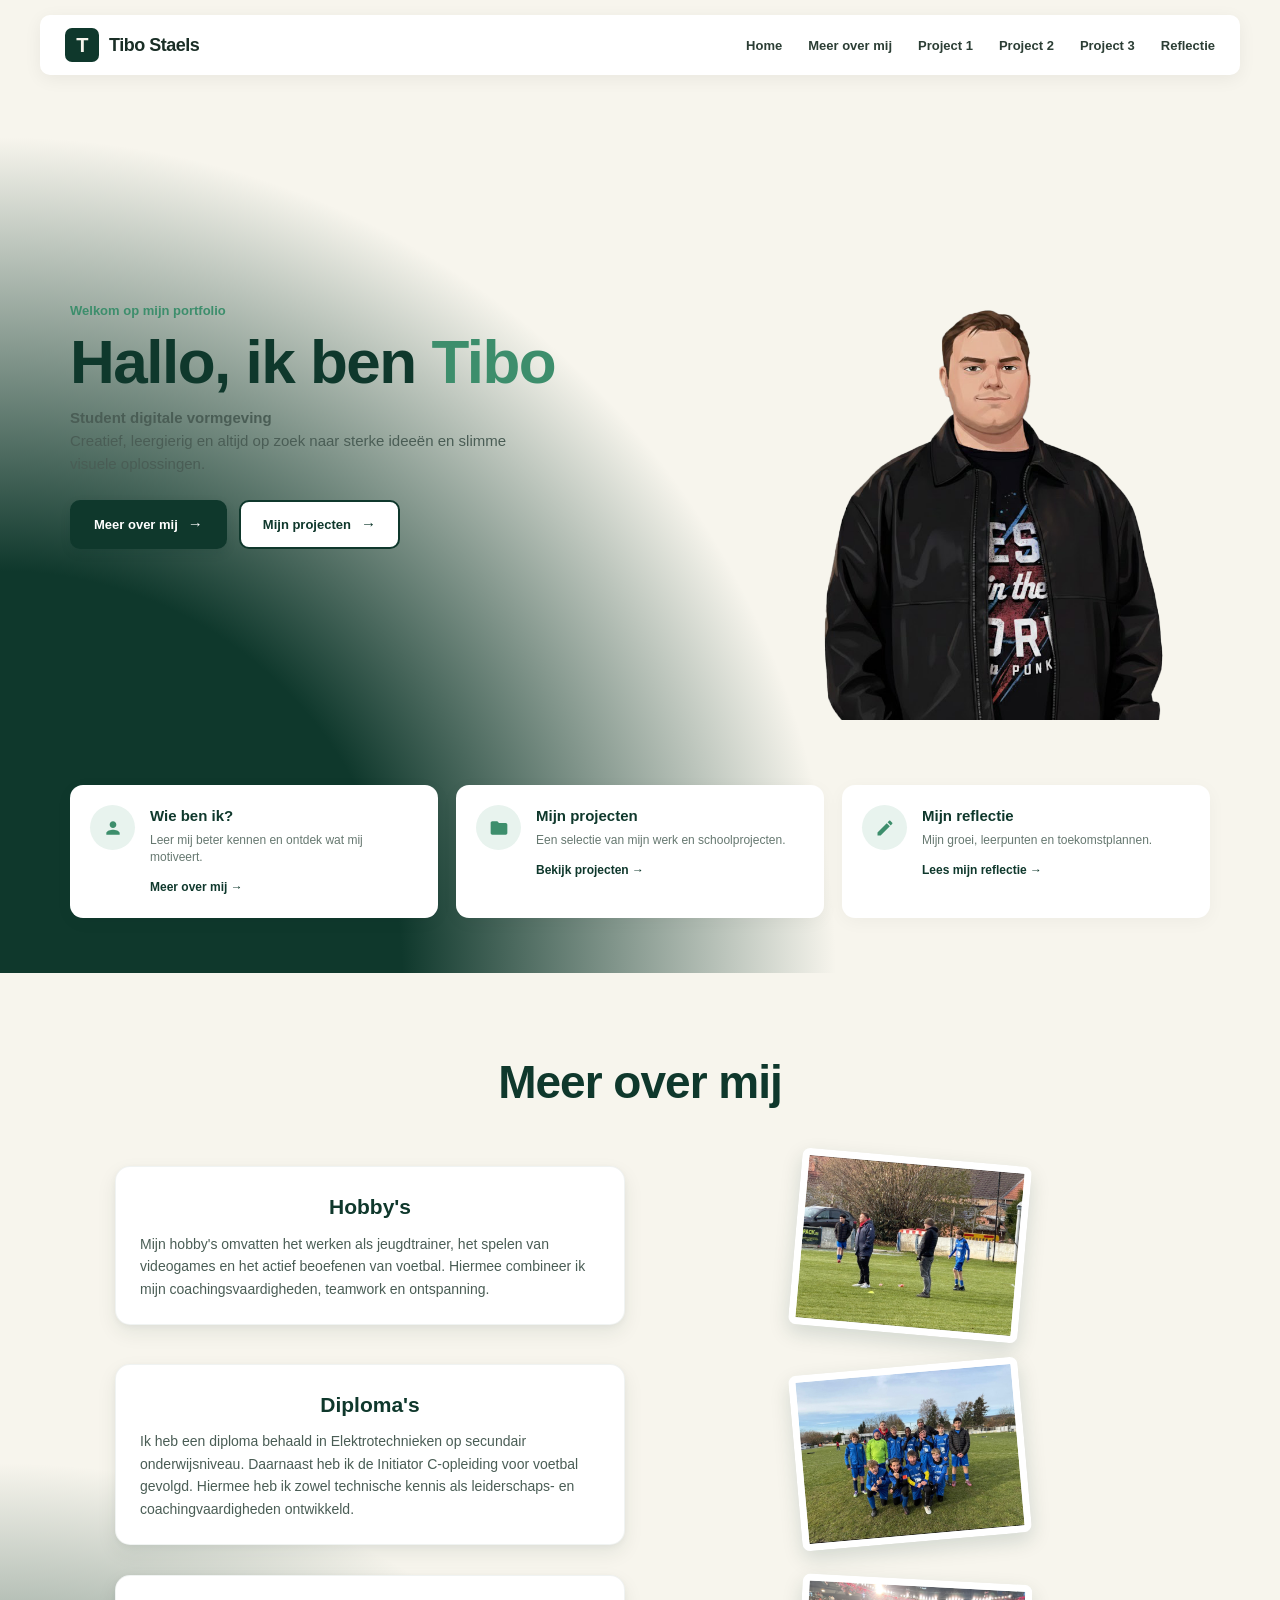
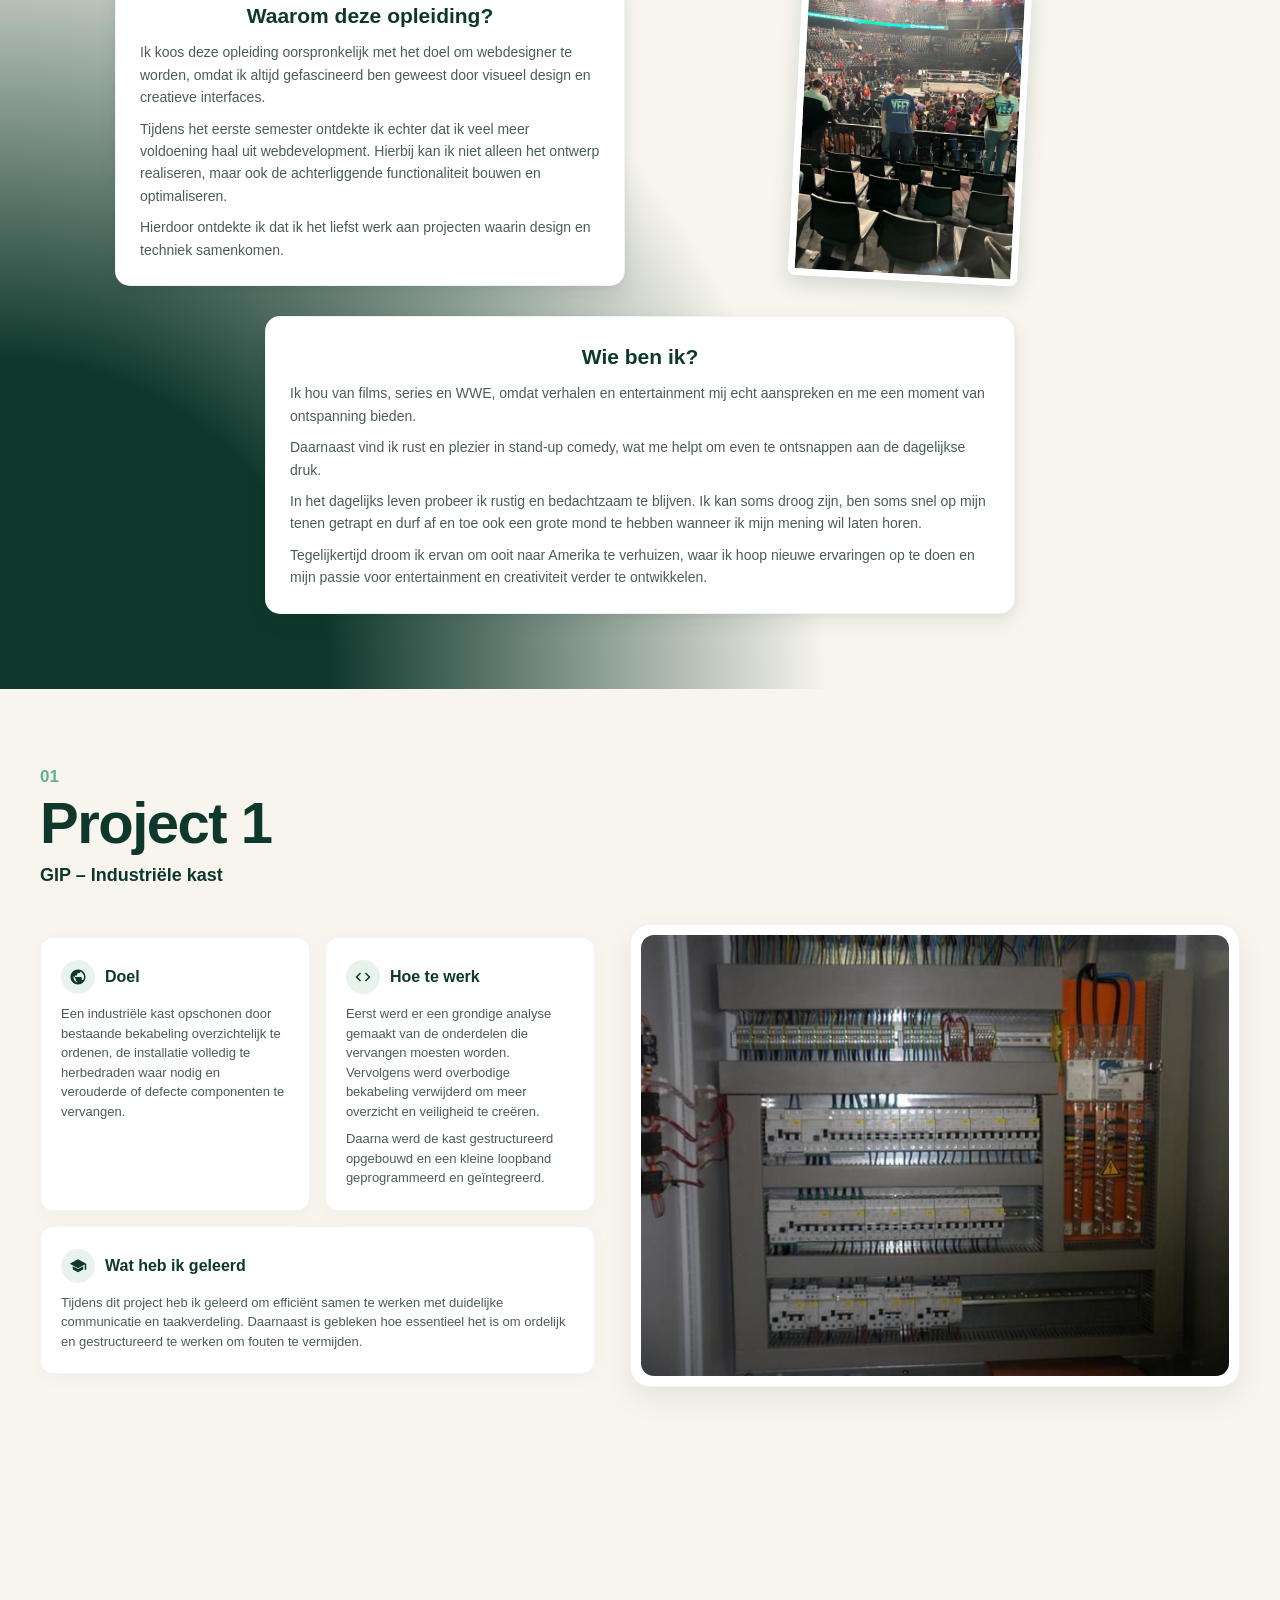
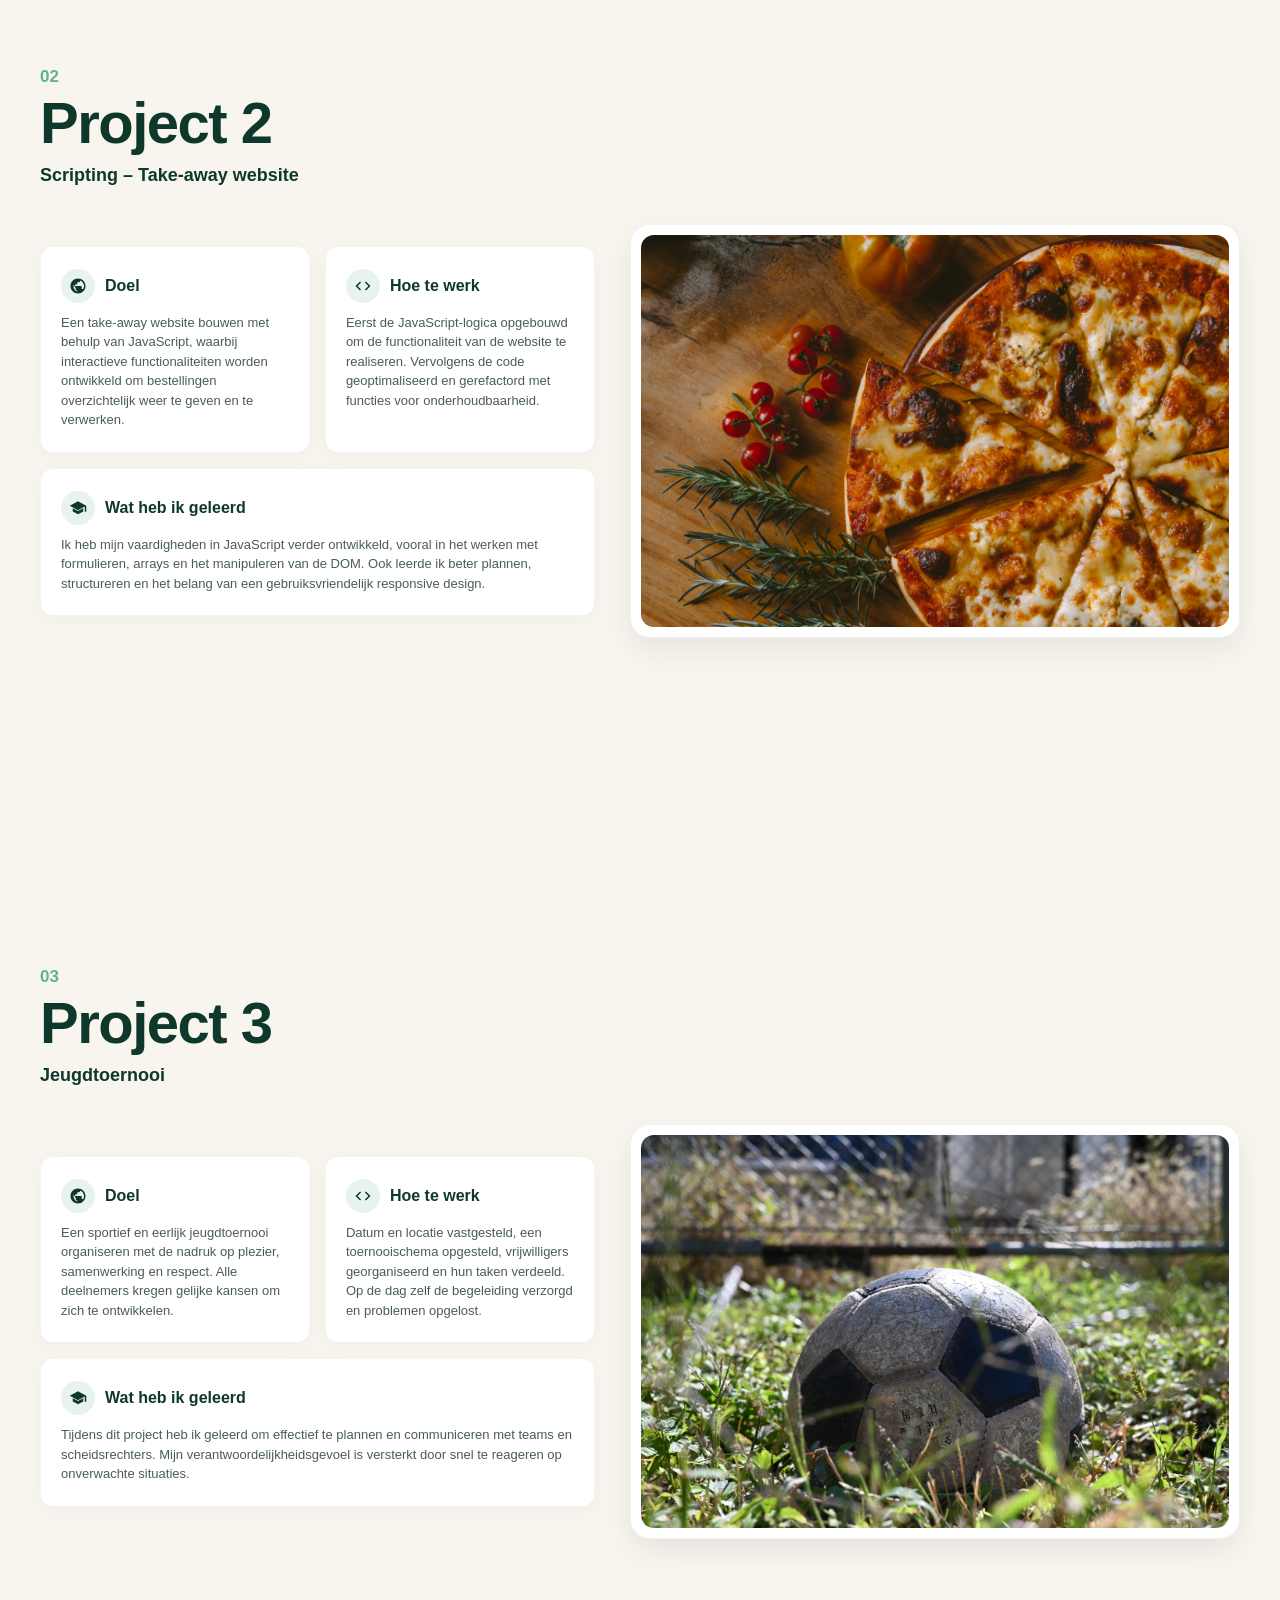
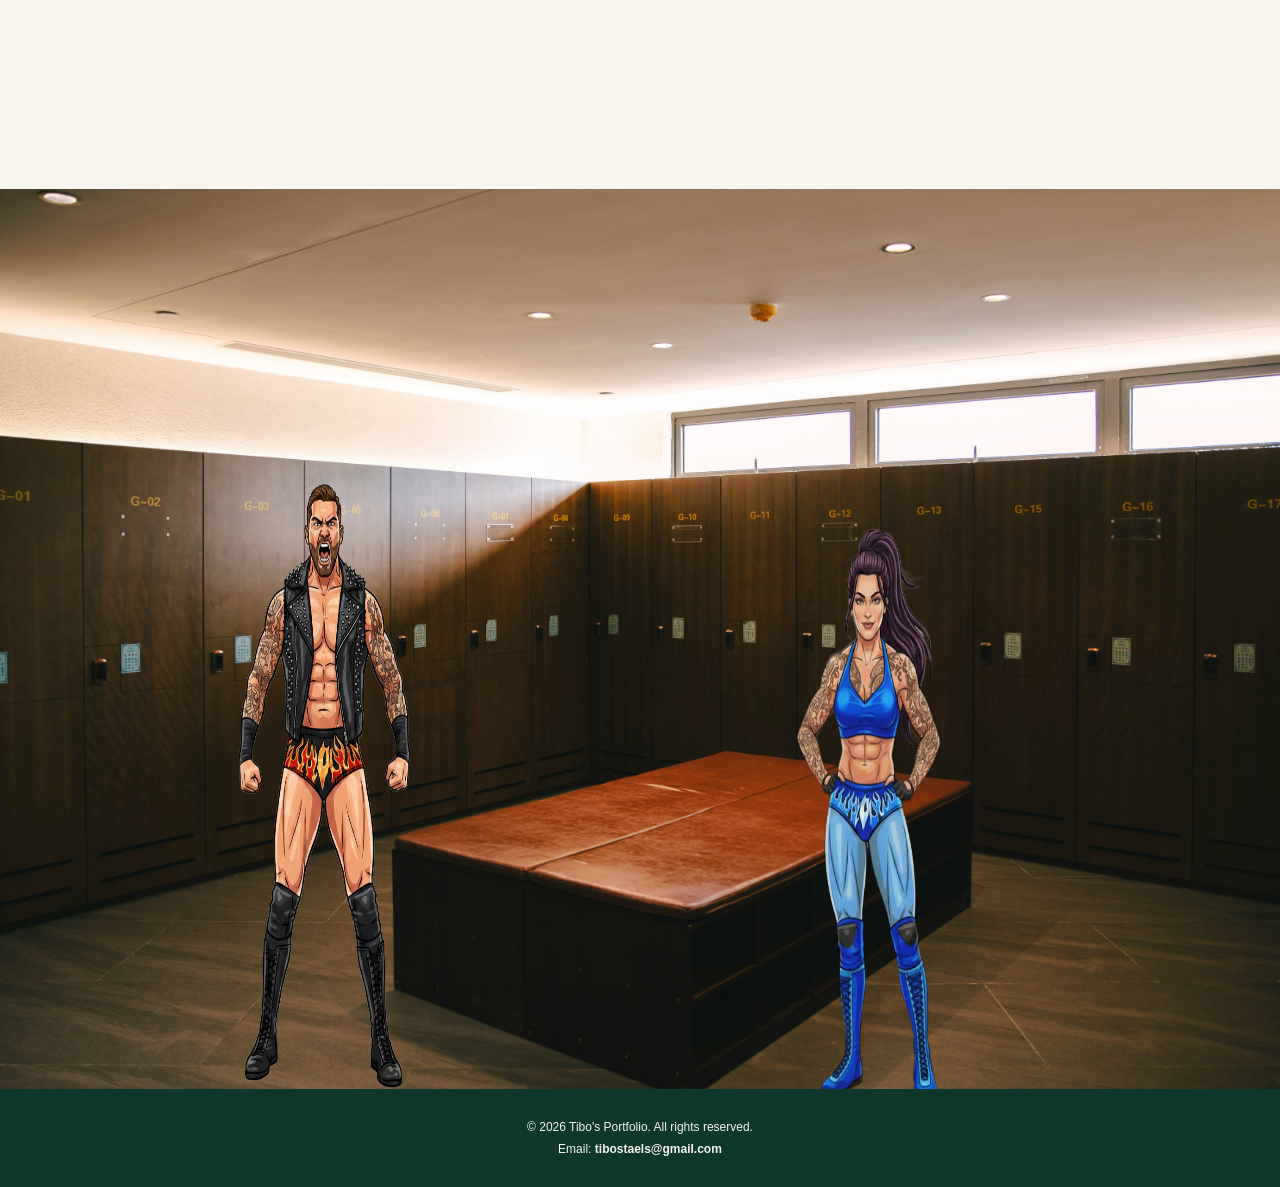
<file: index.html>
<!DOCTYPE html>
<html lang="en">
    <meta charset="UTF-8">
    <meta name="viewport" content="width=device-width, initial-scale=1.0">
    <title>Tibo Staels | Portfolio</title>


    <link rel="stylesheet" href="index.css">
    <header class="site-header">
        <nav class="nav" aria-label="Hoofdnavigatie">

            <a href="#home" class="logo">
                <span>Tibo Staels</span>
            </a>

            <ul class="nav-list">
                <li><a href="#home">Home</a></li>
                <li><a href="#about">Meer over mij</a></li>
                <li><a href="#project1">Project 1</a></li>
                <li><a href="#project2">Project 2</a></li>
                <li><a href="#project3">Project 3</a></li>
                <li><a href="portfolio/index.html">Reflectie</a></li>
            </ul>

        </nav>
    </header>

    <main>

        <section id="home" class="home">

            <div class="home-inner">

                <div class="hero">

                    <div class="hero-text">
                        <h1>Hallo, ik ben <span>Tibo</span></h1>

                        <p>
                            <strong>Student digitale vormgeving</strong><br>
                            Creatief, leergierig en altijd op zoek naar sterke ideeën en slimme visuele oplossingen.
                        </p>

                        <div class="hero-buttons">
                            <a href="#about" class="button">Meer over mij</a>
                            <a href="#project1" class="button button-outline">Mijn projecten</a>
                        </div>
                    </div>

                    <div class="hero-image">
                        <img src="assets/profielpicture.png" alt="Illustratie van Tibo">
                    </div>

                </div>

                <!-- Drie kaarten onderaan zoals op de voorbeeldafbeelding -->
                <div class="hero-cards">

                    <a href="#about" class="info-card">
                        <div class="card-icon">
                            <svg viewBox="0 0 24 24"><path d="M12 12c2.21 0 4-1.79 4-4s-1.79-4-4-4-4 1.79-4 4 1.79 4 4 4zm0 2c-2.67 0-8 1.34-8 4v2h16v-2c0-2.66-5.33-4-8-4z"/></svg>
                        </div>
                        <div class="card-text">
                            <h3>Wie ben ik?</h3>
                            <p>Leer mij beter kennen en ontdek wat mij motiveert.</p>
                            <span class="card-link">Meer over mij →</span>
                        </div>
                    </a>

                    <a href="#project1" class="info-card">
                        <div class="card-icon">
                            <svg viewBox="0 0 24 24"><path d="M20 6h-8l-2-2H4c-1.1 0-1.99.9-1.99 2L2 18c0 1.1.9 2 2 2h16c1.1 0 2-.9 2-2V8c0-1.1-.9-2-2-2z"/></svg>
                        </div>
                        <div class="card-text">
                            <h3>Mijn projecten</h3>
                            <p>Een selectie van mijn werk en schoolprojecten.</p>
                            <span class="card-link">Bekijk projecten →</span>
                        </div>
                    </a>

                    <a href="portfolio/index.html" class="info-card">
                        <div class="card-icon">
                            <svg viewBox="0 0 24 24"><path d="M3 17.25V21h3.75L17.81 9.94l-3.75-3.75L3 17.25zM20.71 7.04c.39-.39.39-1.02 0-1.41l-2.34-2.34c-.39-.39-1.02-.39-1.41 0l-1.83 1.83 3.75 3.75 1.83-1.83z"/></svg>
                        </div>
                        <div class="card-text">
                            <h3>Mijn reflectie</h3>
                            <p>Mijn groei, leerpunten en toekomstplannen.</p>
                            <span class="card-link">Lees mijn reflectie →</span>
                        </div>
                    </a>

                </div>

            </div>

        </section>







    <section id="about" class="about-me">

        <div class="section-container">

            <h2 class="section-title">Meer over mij</h2>


            <div class="about-grid">

                <article class="about-card">
                    <h3>Hobby's</h3>

                    <p>
                        Mijn hobby's omvatten het werken als jeugdtrainer,
                        het spelen van videogames en het actief beoefenen
                        van voetbal. Hiermee combineer ik mijn
                        coachingsvaardigheden, teamwork en ontspanning.
                    </p>
                </article>


                <div class="about-photo rotate-right">
                    <img
                            src="assets/Trainer.jpeg"
                            alt="Tibo als voetbaltrainer"
                    >
                </div>


                <article class="about-card">
                    <h3>Diploma's</h3>

                    <p>
                        Ik heb een diploma behaald in Elektrotechnieken
                        op secundair onderwijsniveau. Daarnaast heb ik
                        de Initiator C-opleiding voor voetbal gevolgd.
                        Hiermee heb ik zowel technische kennis als
                        leiderschaps- en coachingvaardigheden ontwikkeld.
                    </p>
                </article>


                <div class="about-photo rotate-left">
                    <img
                            src="assets/mijnploeg.jpeg"
                            alt="Tibo met zijn voetbalploeg"
                    >
                </div>


                <article class="about-card">
                    <h3>Waarom deze opleiding?</h3>

                    <p>
                        Ik koos deze opleiding oorspronkelijk met het doel
                        om webdesigner te worden, omdat ik altijd
                        gefascineerd ben geweest door visueel design en
                        creatieve interfaces.
                    </p>

                    <p>
                        Tijdens het eerste semester ontdekte ik echter
                        dat ik veel meer voldoening haal uit webdevelopment.
                        Hierbij kan ik niet alleen het ontwerp realiseren,
                        maar ook de achterliggende functionaliteit bouwen
                        en optimaliseren.
                    </p>

                    <p>
                        Hierdoor ontdekte ik dat ik het liefst werk aan
                        projecten waarin design en techniek samenkomen.
                    </p>
                </article>


                <div class="about-photo rotate-right-slight">
                    <img
                            src="assets/WWEring.jpeg"
                            alt="WWE ring"
                    >
                </div>


                <article class="about-card about-card-full">
                    <h3>Wie ben ik?</h3>

                    <p>
                        Ik hou van films, series en WWE, omdat verhalen
                        en entertainment mij echt aanspreken en me een
                        moment van ontspanning bieden.
                    </p>

                    <p>
                        Daarnaast vind ik rust en plezier in stand-up
                        comedy, wat me helpt om even te ontsnappen aan
                        de dagelijkse druk.
                    </p>

                    <p>
                        In het dagelijks leven probeer ik rustig en
                        bedachtzaam te blijven. Ik kan soms droog zijn,
                        ben soms snel op mijn tenen getrapt en durf af
                        en toe ook een grote mond te hebben wanneer ik
                        mijn mening wil laten horen.
                    </p>

                    <p>
                        Tegelijkertijd droom ik ervan om ooit naar Amerika
                        te verhuizen, waar ik hoop nieuwe ervaringen op
                        te doen en mijn passie voor entertainment en
                        creativiteit verder te ontwikkelen.
                    </p>
                </article>

            </div>

        </div>

    </section>


    <!-- =========================
         PROJECT 1
    ========================== -->
        <!-- PROJECT 1 -->
        <section id="project1" class="project">
            <div class="project-container">

                <header class="project-header">
                    <span class="project-number">01</span>
                    <h2>Project 1</h2>
                    <p>GIP – Industriële kast</p>
                </header>

                <div class="project-layout">

                    <!-- Linkerkolom: Drie kaarten -->
                    <div class="project-content">

                        <div class="project-cards-top">
                            <article class="project-card">
                                <div class="card-header-icon">
                                    <div class="card-icon">
                                        <svg viewBox="0 0 24 24"><path d="M12 2C6.48 2 2 6.48 2 12s4.48 10 10 10 10-4.48 10-10S17.52 2 12 2zm1 17.93c-3.95-.49-7-3.85-7-7.93 0-.62.08-1.21.21-1.79L9 15v1c0 1.1.9 2 2 2v1.93zm6.9-2.54c-.26-.81-1-1.39-1.9-1.39h-1v-3c0-.55-.45-1-1-1H8v-2h2c.55 0 1-.45 1-1V7h2c1.1 0 2-.9 2-2v-.41c2.93 1.19 5 4.06 5 7.41 0 2.08-.8 3.97-2.1 5.39z"/></svg>
                                    </div>
                                    <h3>Doel</h3>
                                </div>
                                <p>
                                    Een industriële kast opschonen door bestaande bekabeling overzichtelijk te ordenen, de installatie volledig te herbedraden waar nodig en verouderde of defecte componenten te vervangen.
                                </p>
                            </article>

                            <article class="project-card">
                                <div class="card-header-icon">
                                    <div class="card-icon">
                                        <svg viewBox="0 0 24 24"><path d="M9.4 16.6L4.8 12l4.6-4.6L8 6l-6 6 6 6 1.4-1.4zm5.2 0l4.6-4.6-4.6-4.6L16 6l6 6-6 6-1.4-1.4z"/></svg>
                                    </div>
                                    <h3>Hoe te werk</h3>
                                </div>
                                <p>
                                    Eerst werd er een grondige analyse gemaakt van de onderdelen die vervangen moesten worden. Vervolgens werd overbodige bekabeling verwijderd om meer overzicht en veiligheid te creëren.
                                </p>
                                <p>
                                    Daarna werd de kast gestructureerd opgebouwd en een kleine loopband geprogrammeerd en geïntegreerd.
                                </p>
                            </article>
                        </div>

                        <article class="project-card card-full-width">
                            <div class="card-header-icon">
                                <div class="card-icon">
                                    <svg viewBox="0 0 24 24"><path d="M12 3L1 9l11 6 9-4.91V17h2V9L12 3zm0 13l-7-3.82v4.32l7 3.82 7-3.82v-4.32L12 16z"/></svg>
                                </div>
                                <h3>Wat heb ik geleerd</h3>
                            </div>
                            <p>
                                Tijdens dit project heb ik geleerd om efficiënt samen te werken met duidelijke communicatie en taakverdeling. Daarnaast is gebleken hoe essentieel het is om ordelijk en gestructureerd te werken om fouten te vermijden.
                            </p>
                        </article>

                    </div>

                    <!-- Rechterkolom: Mockup Afbeelding -->
                    <div class="project-media">
                        <div class="mockup-frame">
                            <img src="assets/kast.jpg" alt="Industriële elektrische kast">
                        </div>
                    </div>

                </div>

            </div>
        </section>

        <!-- PROJECT 2 -->
        <section id="project2" class="project">
            <div class="project-container">

                <header class="project-header">
                    <span class="project-number">02</span>
                    <h2>Project 2</h2>
                    <p>Scripting – Take-away website</p>
                </header>

                <div class="project-layout">

                    <div class="project-content">

                        <div class="project-cards-top">
                            <article class="project-card">
                                <div class="card-header-icon">
                                    <div class="card-icon">
                                        <svg viewBox="0 0 24 24"><path d="M12 2C6.48 2 2 6.48 2 12s4.48 10 10 10 10-4.48 10-10S17.52 2 12 2zm1 17.93c-3.95-.49-7-3.85-7-7.93 0-.62.08-1.21.21-1.79L9 15v1c0 1.1.9 2 2 2v1.93zm6.9-2.54c-.26-.81-1-1.39-1.9-1.39h-1v-3c0-.55-.45-1-1-1H8v-2h2c.55 0 1-.45 1-1V7h2c1.1 0 2-.9 2-2v-.41c2.93 1.19 5 4.06 5 7.41 0 2.08-.8 3.97-2.1 5.39z"/></svg>
                                    </div>
                                    <h3>Doel</h3>
                                </div>
                                <p>
                                    Een take-away website bouwen met behulp van JavaScript, waarbij interactieve functionaliteiten worden ontwikkeld om bestellingen overzichtelijk weer te geven en te verwerken.
                                </p>
                            </article>

                            <article class="project-card">
                                <div class="card-header-icon">
                                    <div class="card-icon">
                                        <svg viewBox="0 0 24 24"><path d="M9.4 16.6L4.8 12l4.6-4.6L8 6l-6 6 6 6 1.4-1.4zm5.2 0l4.6-4.6-4.6-4.6L16 6l6 6-6 6-1.4-1.4z"/></svg>
                                    </div>
                                    <h3>Hoe te werk</h3>
                                </div>
                                <p>
                                    Eerst de JavaScript-logica opgebouwd om de functionaliteit van de website te realiseren. Vervolgens de code geoptimaliseerd en gerefactord met functies voor onderhoudbaarheid.
                                </p>
                            </article>
                        </div>

                        <article class="project-card card-full-width">
                            <div class="card-header-icon">
                                <div class="card-icon">
                                    <svg viewBox="0 0 24 24"><path d="M12 3L1 9l11 6 9-4.91V17h2V9L12 3zm0 13l-7-3.82v4.32l7 3.82 7-3.82v-4.32L12 16z"/></svg>
                                </div>
                                <h3>Wat heb ik geleerd</h3>
                            </div>
                            <p>
                                Ik heb mijn vaardigheden in JavaScript verder ontwikkeld, vooral in het werken met formulieren, arrays en het manipuleren van de DOM. Ook leerde ik beter plannen, structureren en het belang van een gebruiksvriendelijk responsive design.
                            </p>
                        </article>

                    </div>

                    <div class="project-media">
                        <div class="mockup-frame">
                            <img src="assets/Pizza.jpg" alt="Pizza van de take-away website">
                        </div>
                    </div>

                </div>

            </div>
        </section>

        <!-- PROJECT 3 -->
        <section id="project3" class="project">
            <div class="project-container">

                <header class="project-header">
                    <span class="project-number">03</span>
                    <h2>Project 3</h2>
                    <p>Jeugdtoernooi</p>
                </header>

                <div class="project-layout">

                    <div class="project-content">

                        <div class="project-cards-top">
                            <article class="project-card">
                                <div class="card-header-icon">
                                    <div class="card-icon">
                                        <svg viewBox="0 0 24 24"><path d="M12 2C6.48 2 2 6.48 2 12s4.48 10 10 10 10-4.48 10-10S17.52 2 12 2zm1 17.93c-3.95-.49-7-3.85-7-7.93 0-.62.08-1.21.21-1.79L9 15v1c0 1.1.9 2 2 2v1.93zm6.9-2.54c-.26-.81-1-1.39-1.9-1.39h-1v-3c0-.55-.45-1-1-1H8v-2h2c.55 0 1-.45 1-1V7h2c1.1 0 2-.9 2-2v-.41c2.93 1.19 5 4.06 5 7.41 0 2.08-.8 3.97-2.1 5.39z"/></svg>
                                    </div>
                                    <h3>Doel</h3>
                                </div>
                                <p>
                                    Een sportief en eerlijk jeugdtoernooi organiseren met de nadruk op plezier, samenwerking en respect. Alle deelnemers kregen gelijke kansen om zich te ontwikkelen.
                                </p>
                            </article>

                            <article class="project-card">
                                <div class="card-header-icon">
                                    <div class="card-icon">
                                        <svg viewBox="0 0 24 24"><path d="M9.4 16.6L4.8 12l4.6-4.6L8 6l-6 6 6 6 1.4-1.4zm5.2 0l4.6-4.6-4.6-4.6L16 6l6 6-6 6-1.4-1.4z"/></svg>
                                    </div>
                                    <h3>Hoe te werk</h3>
                                </div>
                                <p>
                                    Datum en locatie vastgesteld, een toernooischema opgesteld, vrijwilligers georganiseerd en hun taken verdeeld. Op de dag zelf de begeleiding verzorgd en problemen opgelost.
                                </p>
                            </article>
                        </div>

                        <article class="project-card card-full-width">
                            <div class="card-header-icon">
                                <div class="card-icon">
                                    <svg viewBox="0 0 24 24"><path d="M12 3L1 9l11 6 9-4.91V17h2V9L12 3zm0 13l-7-3.82v4.32l7 3.82 7-3.82v-4.32L12 16z"/></svg>
                                </div>
                                <h3>Wat heb ik geleerd</h3>
                            </div>
                            <p>
                                Tijdens dit project heb ik geleerd om effectief te plannen en communiceren met teams en scheidsrechters. Mijn verantwoordelijkheidsgevoel is versterkt door snel te reageren op onverwachte situaties.
                            </p>
                        </article>

                    </div>

                    <div class="project-media">
                        <div class="mockup-frame">
                            <img src="assets/Voetbal.jpg" alt="Voetbal tijdens het jeugdtoernooi">
                        </div>
                    </div>

                </div>

            </div>
        </section>


    <!-- =========================
         LOCKER ROOM
    ========================== -->

    <section class="locker-room" aria-label="Wrestler berichten">

        <div class="male-wrestler-container">

            <img
                    src="assets/wrestler%201.png"
                    alt="Mannelijke worstelaar"
                    class="click-figure"
            >

            <div class="text-balloon-male hidden">
                De code van Tibo is van een ander niveau.
                Hij schrijft niet alleen software die werkt,
                maar software die schaalbaar en kraakhelder is.
                Een absolute aanwinst voor elk project.
            </div>

        </div>


        <div class="female-wrestler-container">

            <img
                    src="assets/femalewrestler.png"
                    alt="Vrouwelijke worstelaar"
                    class="click-figure"
            >

            <div class="text-balloon-female hidden">
                "Tibo, je code is misschien goud, maar je design
                is van de Aldi... Tijd voor een cursusje CSS, vriend!"
            </div>

        </div>

    </section>

</main>


<!-- =========================
     FOOTER
========================== -->

<footer class="footer">

    <div class="footer-content">

        <p>
            &copy; 2026 Tibo's Portfolio. All rights reserved.
        </p>

        <p>
            Email:
            <a href="mailto:tibostaels@gmail.com">
                tibostaels@gmail.com
            </a>
        </p>

    </div>

</footer>


</body>
</html>
</file>
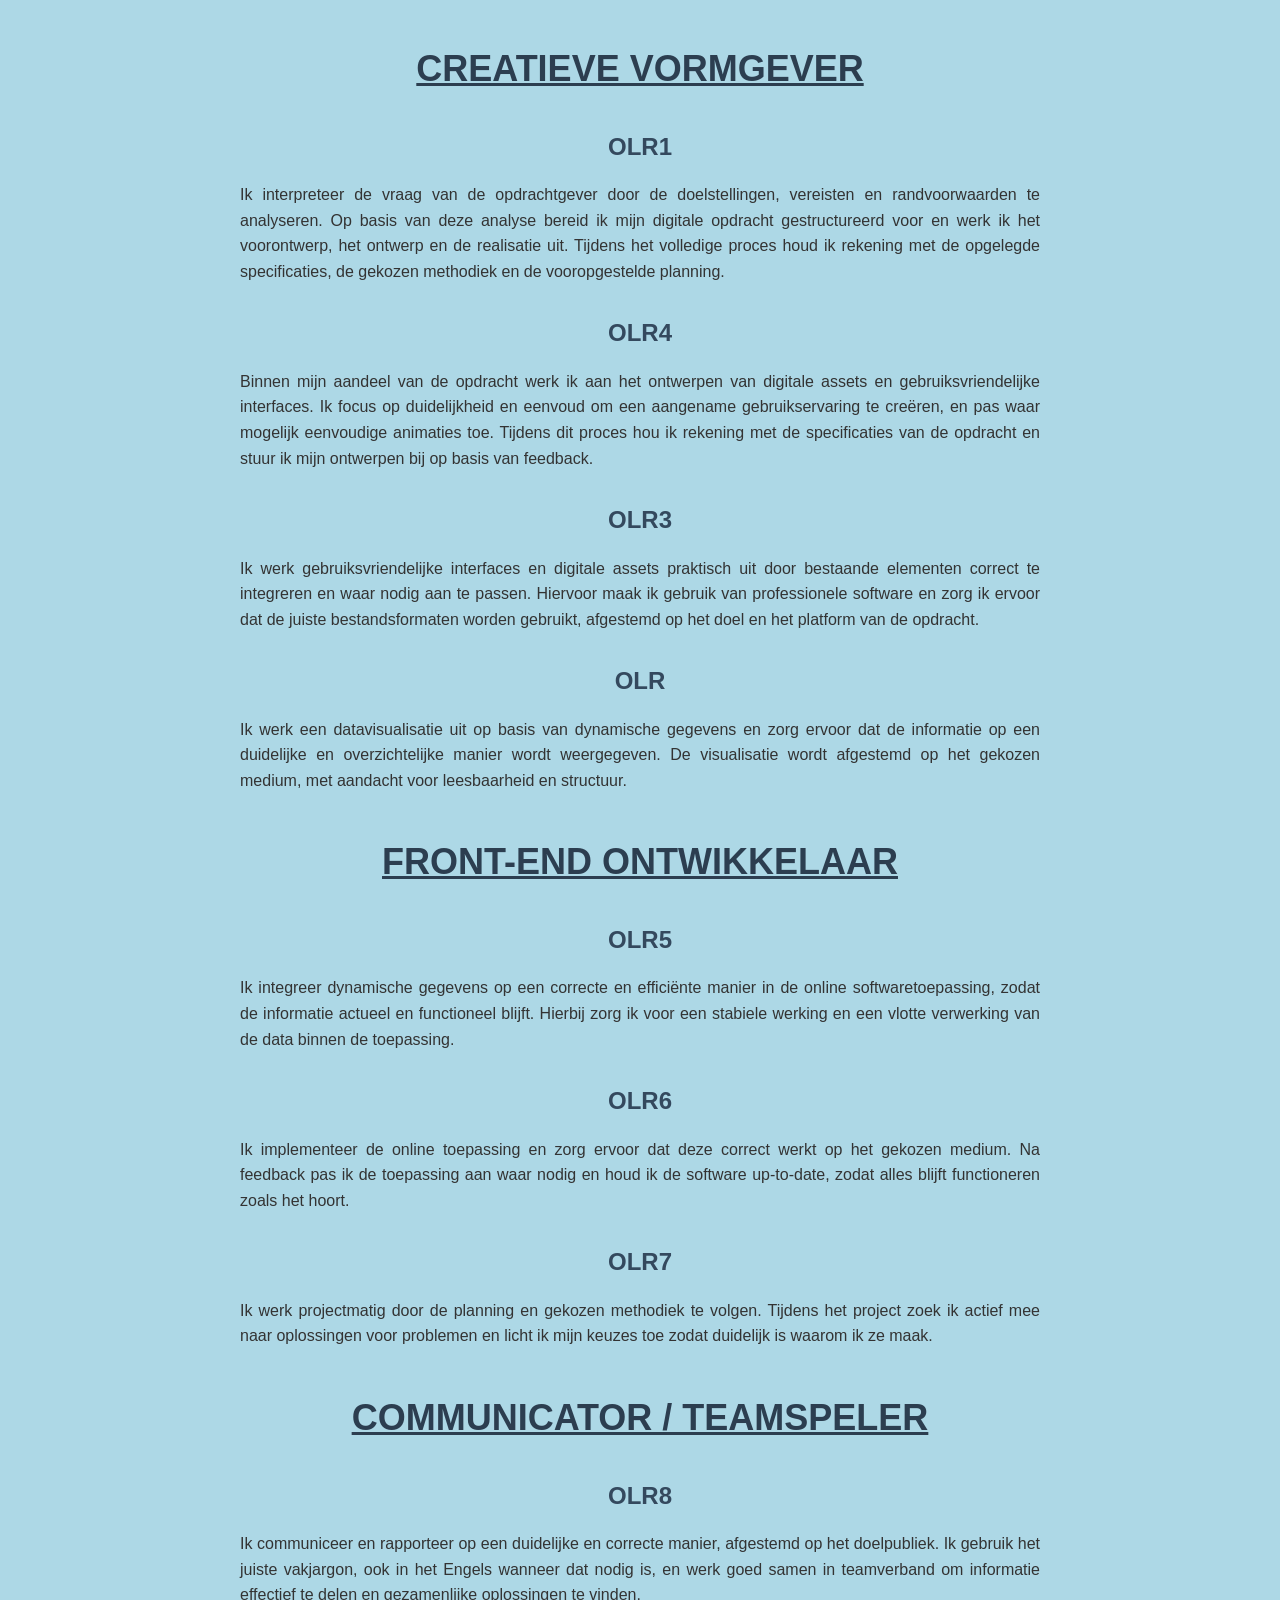
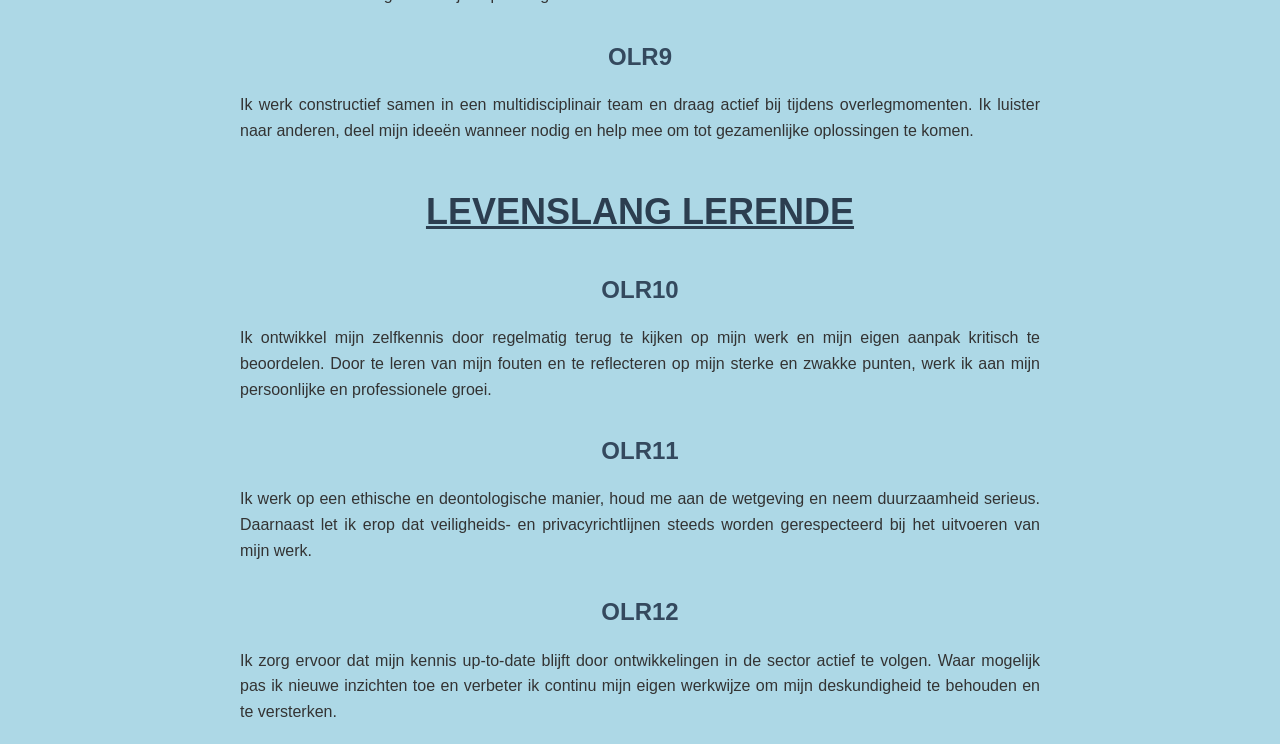
<file: portfolio/index.html>
<!DOCTYPE html>
<html lang="en">
<head>
    <meta charset="UTF-8">
    <title>Title</title>
    <meta name="viewport" content="width=device-width, initial-scale=1.0"/>
    <link rel="stylesheet" href="index.css">

</head>
<body>
    <h1> CREATIEVE VORMGEVER</h1>
    <h2>OLR1</h2>
    <p>
        Ik interpreteer de vraag van de opdrachtgever door de doelstellingen, vereisten en randvoorwaarden te analyseren. Op basis van deze analyse bereid ik mijn digitale opdracht gestructureerd voor en werk ik het voorontwerp, het ontwerp en de realisatie uit. Tijdens het volledige proces houd ik rekening met de opgelegde specificaties, de gekozen methodiek en de vooropgestelde planning.

    </p>
    <h2>OLR4</h2>
    <p>
        Binnen mijn aandeel van de opdracht werk ik aan het ontwerpen van digitale assets en gebruiksvriendelijke interfaces. Ik focus op duidelijkheid en eenvoud om een aangename gebruikservaring te creëren, en pas waar mogelijk eenvoudige animaties toe. Tijdens dit proces hou ik rekening met de specificaties van de opdracht en stuur ik mijn ontwerpen bij op basis van feedback.
    </p>
    <h2>OLR3</h2>
    <p>
        Ik werk gebruiksvriendelijke interfaces en digitale assets praktisch uit door bestaande elementen correct te integreren en waar nodig aan te passen. Hiervoor maak ik gebruik van professionele software en zorg ik ervoor dat de juiste bestandsformaten worden gebruikt, afgestemd op het doel en het platform van de opdracht.
    </p>
    <h2>OLR</h2>
    <p>
        Ik werk een datavisualisatie uit op basis van dynamische gegevens en zorg ervoor dat de informatie op een duidelijke en overzichtelijke manier wordt weergegeven. De visualisatie wordt afgestemd op het gekozen medium, met aandacht voor leesbaarheid en structuur.
    </p>
<h1> FRONT-END ONTWIKKELAAR</h1>
<h2>OLR5</h2>
<p>
    Ik integreer dynamische gegevens op een correcte en efficiënte manier in de online softwaretoepassing, zodat de informatie actueel en functioneel blijft. Hierbij zorg ik voor een stabiele werking en een vlotte verwerking van de data binnen de toepassing.
</p>
<h2>OLR6</h2>
<p>
    Ik implementeer de online toepassing en zorg ervoor dat deze correct werkt op het gekozen medium. Na feedback pas ik de toepassing aan waar nodig en houd ik de software up-to-date, zodat alles blijft functioneren zoals het hoort.
</p>
<h2>OLR7</h2>
<p>
    Ik werk projectmatig door de planning en gekozen methodiek te volgen. Tijdens het project zoek ik actief mee naar oplossingen voor problemen en licht ik mijn keuzes toe zodat duidelijk is waarom ik ze maak.
</p>
<h1>COMMUNICATOR / TEAMSPELER</h1>
<h2>OLR8</h2>
<p>
    Ik communiceer en rapporteer op een duidelijke en correcte manier, afgestemd op het doelpubliek. Ik gebruik het juiste vakjargon, ook in het Engels wanneer dat nodig is, en werk goed samen in teamverband om informatie effectief te delen en gezamenlijke oplossingen te vinden.
</p>
<h2>OLR9</h2>
<p>
    Ik werk constructief samen in een multidisciplinair team en draag actief bij tijdens overlegmomenten. Ik luister naar anderen, deel mijn ideeën wanneer nodig en help mee om tot gezamenlijke oplossingen te komen.
</p>
<h1>LEVENSLANG LERENDE</h1>
<h2>OLR10</h2>
<p>
    Ik ontwikkel mijn zelfkennis door regelmatig terug te kijken op mijn werk en mijn eigen aanpak kritisch te beoordelen. Door te leren van mijn fouten en te reflecteren op mijn sterke en zwakke punten, werk ik aan mijn persoonlijke en professionele groei.
</p>
<h2>OLR11</h2>
<p>
    Ik werk op een ethische en deontologische manier, houd me aan de wetgeving en neem duurzaamheid serieus. Daarnaast let ik erop dat veiligheids- en privacyrichtlijnen steeds worden gerespecteerd bij het uitvoeren van mijn werk.
</p>
<h2>OLR12</h2>
<p>
    Ik zorg ervoor dat mijn kennis up-to-date blijft door ontwikkelingen in de sector actief te volgen. Waar mogelijk pas ik nieuwe inzichten toe en verbeter ik continu mijn eigen werkwijze om mijn deskundigheid te behouden en te versterken.
</p>




</body>
</html>
</file>
<file: index.css>
* {
    box-sizing: border-box;
    margin: 0;
    padding: 0;
}

html {
    scroll-behavior: smooth;
    scroll-padding-top: 90px;
}

body {
    font-family: 'Montserrat', Arial, sans-serif;
    color: silver;
    background: #0f382c;
    line-height: 1.5;
    overflow-x: hidden;
}

img {
    max-width: 100%;
    display: block;
}

a {
    color: inherit;
    text-decoration: none;
}




.site-header {
    position: fixed;
    top: 15px;
    left: 50%;
    transform: translateX(-50%);

    width: calc(100% - 60px);
    max-width: 1200px;
    min-height: 60px;

    background: #ffffff;
    border-radius: 10px;

    box-shadow: 0 4px 18px rgba(0, 0, 0, 0.06);

    z-index: 1000;
}

.nav {
    width: 100%;
    min-height: 60px;

    margin: 0 auto;
    padding: 0 25px;

    display: flex;
    align-items: center;
    justify-content: space-between;
}


/* Logo */

.logo {
    display: flex;
    align-items: center;
    gap: 10px;

    color: #1a2e26;
    font-size: 18px;
    font-weight: 800;

    letter-spacing: -0.5px;

    transition: color 0.25s ease;
}

.logo::before {
    content: "T";

    display: flex;
    align-items: center;
    justify-content: center;

    width: 34px;
    height: 34px;

    background: #0f382c;
    color: #f7f5ed;

    border-radius: 7px;

    font-size: 20px;
    font-weight: 900;
}

.logo:hover {
    color: #3d8e6c;
}




.nav-list {
    list-style: none;

    display: flex;
    align-items: center;

    gap: 26px;
}

.nav-list a {
    position: relative;

    color: #2c3e35;

    font-size: 13px;
    font-weight: 600;

    padding: 7px 0;

    transition: color 0.25s ease;
}

.nav-list a::after {
    content: "";

    position: absolute;

    left: 50%;
    bottom: 0;

    transform: translateX(-50%);

    width: 0;
    height: 2px;

    background-color: #3d8e6c;

    border-radius: 2px;

    transition: width 0.25s ease;
}

.nav-list a:hover {
    color: #0f382c;
}

.nav-list a:hover::after {
    width: 100%;
}


/* =========================================
   HOME
========================================= */

.home {
    min-height: 100vh;

    background-color: #f7f5ed;

    background-image:
            radial-gradient(
                    circle at 0% 100%,
                    #0f382c 0%,
                    #0f382c 25%,
                    transparent 52%
            );

    background-repeat: no-repeat;

    padding-top: 90px;
    padding-bottom: 55px;

    position: relative;
}

.home-inner {
    width: 100%;
    max-width: 1200px;

    margin: 0 auto;
    padding: 0 30px;
}


/* Hero */

.hero {
    min-height: calc(100vh - 230px);

    display: flex;
    align-items: center;
    justify-content: space-between;

    gap: 30px;

    margin-bottom: 25px;
}

.hero-text {
    flex: 1;

    max-width: 520px;
}

.hero-text::before {
    content: "Welkom op mijn portfolio";

    display: block;

    color: #3d8e6c;

    font-size: 13px;
    font-weight: 600;

    margin-bottom: 8px;
}

.hero-text h1 {
    font-size: clamp(40px, 5vw, 62px);

    font-weight: 800;

    color: #0f382c;

    line-height: 1.05;

    margin-bottom: 12px;

    letter-spacing: -1.5px;
}

.hero-text h1 span,
.highlight-name {
    color: #3d8e6c;
}

.hero-text p {
    font-size: 15px;

    line-height: 1.55;

    color: #4a5d55;

    margin-bottom: 25px;

    max-width: 440px;
}


/* Buttons */

.hero-buttons {
    display: flex;

    gap: 12px;

    flex-wrap: wrap;
}

.button {
    display: inline-flex;
    align-items: center;

    gap: 10px;

    padding: 11px 22px;

    background: #0f382c;
    color: #ffffff;

    border-radius: 10px;

    border: 2px solid #0f382c;

    font-size: 13px;
    font-weight: 600;

    box-shadow: 0 4px 10px rgba(15, 56, 44, 0.15);

    transition: all 0.25s ease;
}

.button::after {
    content: "→";

    font-size: 15px;

    transition: transform 0.2s ease;
}

.button:hover {
    background-color: #174d3d;
    border-color: #174d3d;

    color: #ffffff;

    transform: translateY(-2px);

    box-shadow: 0 6px 15px rgba(15, 56, 44, 0.2);
}

.button:hover::after {
    transform: translateX(4px);
}

.button-outline {
    background: #ffffff;

    color: #0f382c;

    border: 2px solid #0f382c;

    box-shadow: none;
}

.button-outline:hover {
    background: #f0f5f2;

    color: #0f382c;

    border-color: #0f382c;
}


/* Hero afbeelding */

.hero-image {
    flex: 0 1 450px;

    display: flex;

    justify-content: flex-end;
}

.hero-image img {
    width: 100%;

    max-width: 430px;

    height: auto;

    object-fit: contain;
}


/* Info kaarten */

.hero-cards {
    display: grid;

    grid-template-columns: repeat(3, 1fr);

    gap: 18px;

    width: 100%;

    margin-top: 10px;
}

.info-card {
    background: #ffffff;

    border-radius: 13px;

    padding: 20px;

    display: flex;

    align-items: flex-start;

    gap: 15px;

    color: inherit;

    box-shadow: 0 4px 18px rgba(0, 0, 0, 0.04);

    transition:
            transform 0.3s ease,
            box-shadow 0.3s ease;
}

.info-card:hover {
    transform: translateY(-4px);

    box-shadow: 0 8px 25px rgba(0, 0, 0, 0.08);
}

.card-icon {
    width: 45px;
    height: 45px;

    flex-shrink: 0;

    background-color: #e8f3ee;

    border-radius: 50%;

    display: flex;
    align-items: center;
    justify-content: center;
}

.card-icon svg {
    width: 20px;
    height: 20px;

    fill: #3d8e6c;
}

.card-text h3 {
    font-size: 15px;

    font-weight: 700;

    color: #0f382c;

    margin-bottom: 4px;
}

.card-text p {
    font-size: 12px;

    line-height: 1.45;

    color: #667870;

    margin-bottom: 8px;
}

.card-link {
    display: inline-block;

    font-size: 12px;

    font-weight: 700;

    color: #0f382c;
}


/* =========================================
   ALGEMENE SECTIE
========================================= */

.section-container {
    width: 100%;

    max-width: 1100px;

    margin: 0 auto;
}


/* =========================================
   ABOUT ME
========================================= */

.about-me {
    min-height: 100vh;

    padding: 75px 30px;

    background:
            radial-gradient(
                    circle at 0% 100%,
                    #0f382c 0%,
                    #0f382c 18%,
                    transparent 45%
            ),
            #f7f5ed;
}


/* Titel */

.section-title {
    text-align: center;

    font-size: clamp(32px, 4vw, 46px);

    font-weight: 800;

    color: #0f382c;

    margin-bottom: 40px;

    letter-spacing: -1px;
}


/* Grid */

.about-grid {
    display: grid;

    grid-template-columns: repeat(2, 1fr);

    gap: 30px;

    align-items: center;

    max-width: 1050px;

    margin: 0 auto;
}


/* Kaarten */

.about-card {
    background: #ffffff;

    padding: 24px;

    border-radius: 15px;

    box-shadow:
            0 8px 20px rgba(15, 56, 44, 0.08),
            0 2px 6px rgba(0, 0, 0, 0.04);

    border: 1px solid rgba(15, 56, 44, 0.06);

    transition:
            transform 0.3s ease,
            box-shadow 0.3s ease;
}

.about-card:hover {
    transform: translateY(-5px);

    box-shadow:
            0 14px 28px rgba(15, 56, 44, 0.12);
}

.about-card h3 {
    font-size: 21px;

    font-weight: 700;

    color: #0f382c;

    margin-bottom: 10px;

    text-align: center;
}

.about-card p {
    font-size: 14px;

    line-height: 1.6;

    color: #4a5d55;

    margin-bottom: 9px;
}

.about-card p:last-child {
    margin-bottom: 0;
}


/* Volledige kaart */

.about-card-full {
    grid-column: 1 / -1;

    max-width: 750px;

    margin: 0 auto;

    width: 100%;
}


/* Foto */

.about-photo {
    display: flex;

    align-items: center;

    justify-content: center;
}

.about-photo img {
    width: 100%;

    max-width: 230px;

    padding: 7px;

    background: #ffffff;

    border-radius: 8px;

    box-shadow:
            0 8px 20px rgba(15, 56, 44, 0.15);

    transition:
            transform 0.3s ease,
            box-shadow 0.3s ease;
}

.about-photo img:hover {
    transform: scale(1.03);

    box-shadow:
            0 12px 25px rgba(15, 56, 44, 0.2);
}


/* Foto rotaties */

.rotate-right img {
    transform: rotate(5deg);
}

.rotate-left img {
    transform: rotate(-5deg);
}

.rotate-right-slight img {
    transform: rotate(3deg);
}


/* =========================================
   PROJECTEN
========================================= */

.project {
    min-height: 100vh;

    padding: 75px 30px;

    background-color: #f7f5ed;
}

.project-container {
    width: 100%;

    max-width: 1200px;

    margin: 0 auto;
}


/* Project header */

.project-header {
    margin-bottom: 35px;
}

.project-number {
    display: block;

    font-size: 17px;

    font-weight: 800;

    color: #62b28c;

    margin-bottom: 4px;
}

.project-header h2 {
    font-size: clamp(40px, 5vw, 58px);

    font-weight: 900;

    color: #0f382c;

    line-height: 1.05;

    letter-spacing: -1.5px;

    margin-bottom: 8px;
}

.project-header p {
    font-size: 18px;

    color: #0f382c;

    font-weight: 700;
}


/* Project layout */

.project-layout {
    display: grid;

    grid-template-columns: 1fr 1.1fr;

    gap: 35px;

    align-items: center;
}

.project-content {
    display: flex;

    flex-direction: column;

    gap: 15px;
}

.project-cards-top {
    display: grid;

    grid-template-columns: 1fr 1fr;

    gap: 15px;
}


/* Project kaarten */

.project-card {
    background: #ffffff;

    border-radius: 13px;

    padding: 22px 20px;

    box-shadow: 0 4px 18px rgba(0, 0, 0, 0.03);

    border: 1px solid rgba(15, 56, 44, 0.05);

    transition:
            transform 0.3s ease,
            box-shadow 0.3s ease;
}

.project-card:hover {
    transform: translateY(-4px);

    box-shadow: 0 8px 22px rgba(15, 56, 44, 0.08);
}

.card-header-icon {
    display: flex;

    align-items: center;

    gap: 10px;

    margin-bottom: 10px;
}

.project-card .card-icon {
    width: 34px;
    height: 34px;
}

.project-card .card-icon svg {
    width: 18px;
    height: 18px;

    fill: #0f382c;
}

.project-card h3 {
    font-size: 16px;

    font-weight: 800;

    color: #0f382c;

    text-align: left;

    margin: 0;
}

.project-card p {
    font-size: 13px;

    line-height: 1.5;

    color: #4a5d55;

    margin-bottom: 8px;
}

.project-card p:last-child {
    margin-bottom: 0;
}

.card-full-width {
    width: 100%;
}


/* Mockup */

.project-media {
    display: flex;

    justify-content: center;

    align-items: center;
}

.mockup-frame {
    width: 100%;

    background: #ffffff;

    padding: 10px;

    border-radius: 20px;

    box-shadow: 0 12px 30px rgba(0, 0, 0, 0.07);

    border: 1px solid rgba(0, 0, 0, 0.05);

    transition: transform 0.4s ease;
}

.mockup-frame:hover {
    transform: scale(1.01);
}

.mockup-frame img {
    width: 100%;

    height: auto;

    max-height: 520px;

    object-fit: cover;

    border-radius: 13px;
}


/* =========================================
   LOCKER ROOM
========================================= */

.locker-room {
    position: relative;

    width: 100%;

    min-height: 100vh;

    background-image: url("assets/lockerroom.jpg");

    background-size: cover;

    background-position: center;

    display: flex;

    align-items: flex-end;

    justify-content: space-between;

    padding: 0 5vw;

    overflow: hidden;
}

.male-wrestler-container,
.female-wrestler-container {
    position: relative;

    display: flex;

    flex-direction: column;

    align-items: center;

    z-index: 2;
}

.male-wrestler-container {
    margin-left: 2vw;
}

.female-wrestler-container {
    margin-right: 2vw;
}

.male-wrestler-container img {
    height: 80vh;

    width: auto;

    display: block;

    transform: translateY(20px);
}

.female-wrestler-container img {
    height: 66vh;

    width: auto;

    display: block;

    transform: translateY(20px);
}


/* =========================================
   TEKSTBALLONNEN
========================================= */

.text-balloon-male,
.text-balloon-female {
    position: absolute;

    width: 240px;

    background: white;

    padding: 15px 17px;

    border-radius: 15px;

    box-shadow:
            0 8px 20px rgba(0, 0, 0, 0.18);

    font-size: 13px;

    line-height: 1.45;

    z-index: 10;

    cursor: default;

    transition:
            opacity 0.3s ease,
            transform 0.3s ease;
}

.text-balloon-male {
    bottom: 53vh;

    left: 18vw;
}

.text-balloon-female {
    bottom: 48vh;

    right: 18vw;
}

.text-balloon-male::after,
.text-balloon-female::after {
    content: "";

    position: absolute;

    bottom: -10px;

    left: 50%;

    transform: translateX(-50%);

    border-width: 10px 8px 0;

    border-style: solid;

    border-color: white transparent transparent transparent;
}

.hidden {
    display: none;
}

.click-figure {
    cursor: pointer;

    transition: transform 0.3s ease;
}

.click-figure:hover {
    transform: translateY(15px) scale(1.02);
}


/* =========================================
   FOOTER
========================================= */

.footer {
    background: #0f382c;

    padding: 25px 20px;

    text-align: center;

    color: #f7f5ed;
}

.footer-content {
    max-width: 900px;

    margin: 0 auto;
}

.footer p {
    margin: 4px 0;

    font-size: 12px;
}

.footer a {
    color: #f7f5ed;

    font-weight: 600;

    text-decoration: none;
}

.footer a:hover {
    color: #62b28c;

    text-decoration: underline;
}


/* =========================================
   TABLET
========================================= */

@media (max-width: 1000px) {

    .site-header {
        width: calc(100% - 40px);

        top: 12px;
    }

    .nav {
        padding: 0 20px;
    }

    .nav-list {
        gap: 18px;
    }

    .hero {
        gap: 25px;
    }

    .hero-cards {
        grid-template-columns: 1fr;

        gap: 14px;
    }

    .about-grid {
        gap: 25px;
    }

    .project-layout {
        gap: 30px;
    }
}


/* =========================================
   MOBIEL
========================================= */

@media (max-width: 750px) {

    /* Header */

    .site-header {
        position: relative;

        top: 0;
        left: 0;

        transform: none;

        width: 100%;

        border-radius: 0;
    }

    .nav {
        padding: 15px 20px;

        flex-direction: column;

        gap: 12px;
    }

    .nav-list {
        width: 100%;

        justify-content: center;

        flex-wrap: wrap;

        gap: 8px 16px;
    }

    .nav-list a {
        font-size: 13px;
    }


    /* Home */

    .home {
        padding-top: 35px;

        padding-bottom: 45px;
    }

    .home-inner {
        padding: 0 20px;
    }

    .hero {
        min-height: auto;

        padding: 30px 0;

        flex-direction: column;

        text-align: center;

        gap: 30px;
    }

    .hero-text {
        transform: none;
    }

    .hero-text p {
        margin-left: auto;
        margin-right: auto;
    }

    .hero-buttons {
        justify-content: center;
    }

    .hero-image {
        flex-basis: auto;

        width: 100%;

        justify-content: center;
    }

    .hero-image img {
        max-height: 45vh;
    }


    /* About Me */

    .about-me {
        padding: 55px 20px;
    }

    .section-title {
        font-size: 34px;

        margin-bottom: 30px;
    }

    .about-grid {
        grid-template-columns: 1fr;

        gap: 25px;
    }

    .about-card-full {
        grid-column: 1;
    }

    .about-card {
        padding: 20px;
    }

    .about-card h3 {
        font-size: 20px;
    }

    .about-card p {
        font-size: 14px;
    }

    .about-photo img {
        max-width: 220px;
    }

    .rotate-right img,
    .rotate-left img,
    .rotate-right-slight img {
        transform: rotate(0deg);
    }


    /* Projecten */

    .project {
        padding: 55px 20px;
    }

    .project-header {
        margin-bottom: 30px;
    }

    .project-header h2 {
        font-size: 38px;
    }

    .project-header p {
        font-size: 17px;
    }

    .project-layout {
        grid-template-columns: 1fr;

        gap: 25px;
    }

    .project-cards-top {
        grid-template-columns: 1fr;

        gap: 12px;
    }

    .project-card {
        padding: 20px;
    }


    /* Locker Room */

    .locker-room {
        min-height: 650px;

        padding: 0 20px;
    }

    .male-wrestler-container img {
        height: 60vh;
    }

    .female-wrestler-container img {
        height: 50vh;
    }

    .text-balloon-male,
    .text-balloon-female {
        width: 200px;

        font-size: 12px;
    }

    .text-balloon-male {
        left: 8vw;

        bottom: 48vh;
    }

    .text-balloon-female {
        right: 8vw;

        bottom: 43vh;
    }
}


/* =========================================
   KLEINE TELEFOONS
========================================= */

@media (max-width: 500px) {

    .nav-list {
        gap: 7px 13px;
    }

    .nav-list a {
        font-size: 12px;
    }

    .hero-text h1 {
        font-size: 34px;
    }

    .hero-text p {
        font-size: 15px;
    }

    .hero-buttons {
        flex-direction: column;

        align-items: center;
    }

    .button {
        width: 100%;

        max-width: 240px;

        justify-content: center;
    }

    .about-card,
    .project-card {
        padding: 18px;
    }

    .about-card h3,
    .project-card h3 {
        font-size: 19px;
    }

    .about-card p,
    .project-card p {
        font-size: 13px;
    }

    .locker-room {
        min-height: 580px;
    }

    .male-wrestler-container img {
        height: 52vh;
    }

    .female-wrestler-container img {
        height: 43vh;
    }
}
</file>
<file: portfolio/index.css>
* {
    box-sizing: border-box;


}
/* Algemeen */
body {
    font-family: 'Montserrat', sans-serif;
    background-color: lightblue;
    color: #333333;
    margin: 20px;
    line-height: 1.6;
}

/* H1-stijl */
h1 {
    font-weight: bold;
    font-size: 36px;
    text-align: center;
    text-decoration: underline;
    margin-top: 40px;
    margin-bottom: 20px;
    color: #2c3e50; /* donkerblauw-grijs voor serieuze uitstraling */
}

/* H2-stijl */
h2 {
    font-weight: bold;
    font-size: 24px;
    text-align: center;
    color: #34495e; /* iets lichter dan h1 */
    margin-top: 30px;
    margin-bottom: 15px;
}

/* P-stijl */
p {
    font-size: 16px;
    text-align: justify; /* nette uitlijning */
    margin-bottom: 20px;
    max-width: 800px; /* niet te breed voor lezen */
    margin-left: auto;
    margin-right: auto; /* gecentreerd in breed scherm */
}

/* Eventueel: subtiele hover voor h2 als je wilt */
h2:hover {
    color: #1abc9c; /* accentkleur bij hover */
    cursor: default;
}
</file>
